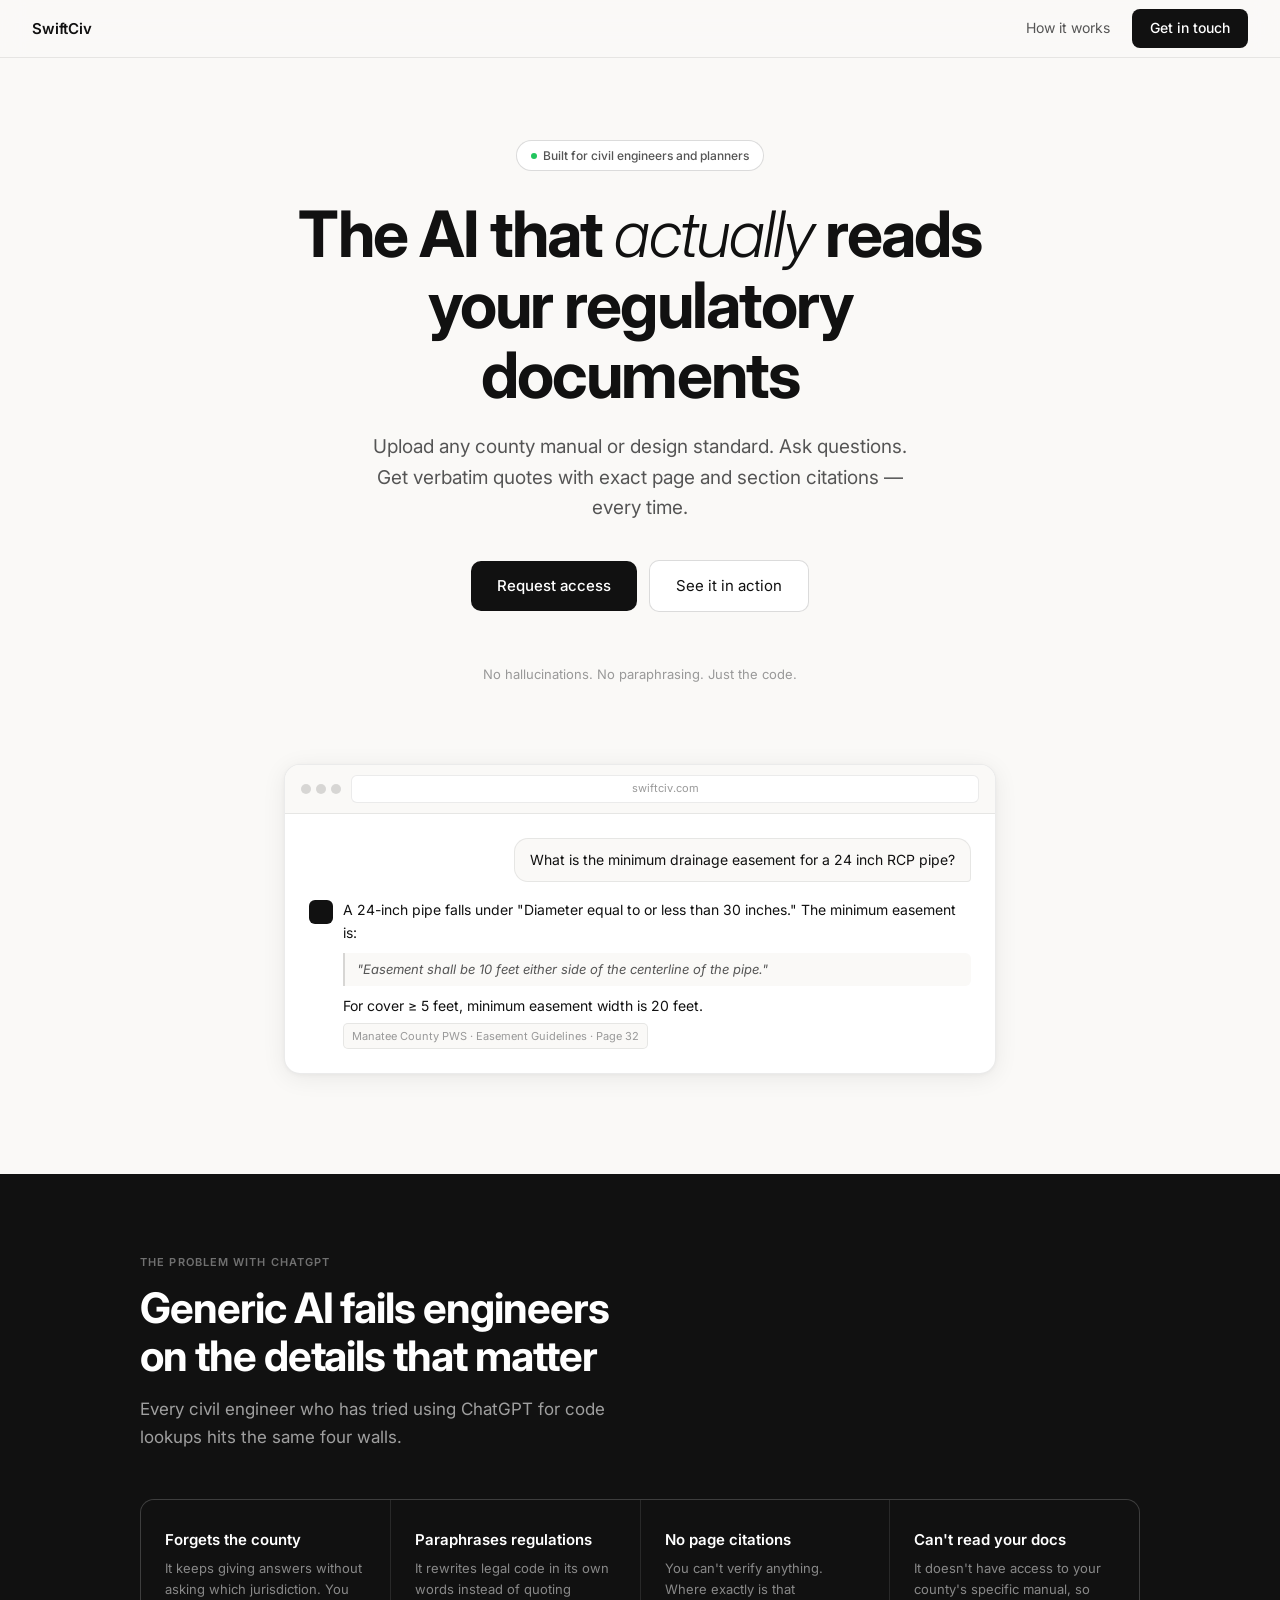
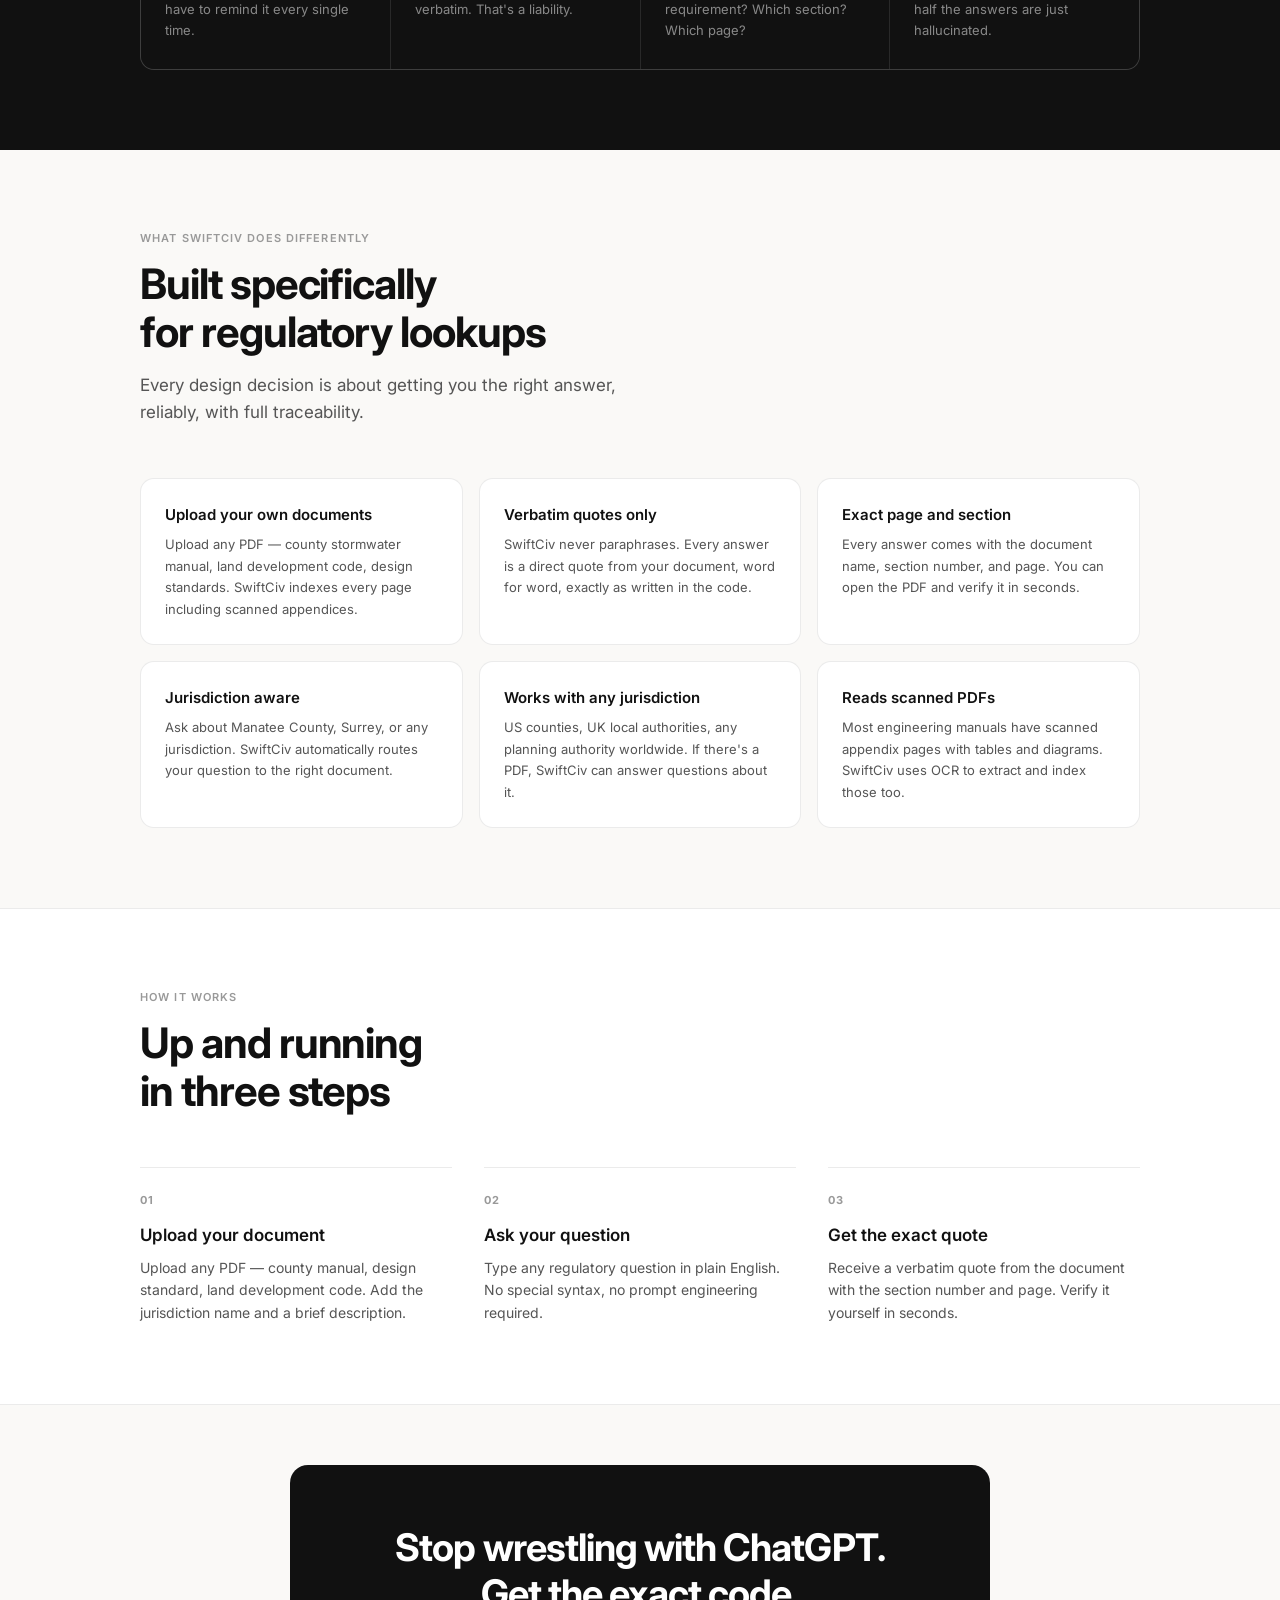
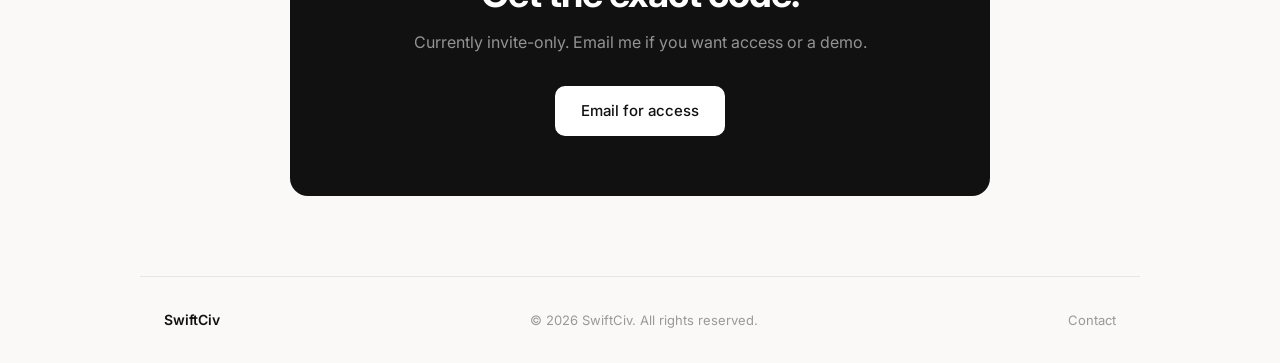
<file: templates/landing.html>
<!doctype html>
<html lang="en">
  <head>
    <meta charset="UTF-8" />
    <meta name="viewport" content="width=device-width, initial-scale=1.0" />
    <title>SwiftCiv — The AI Code Assistant for Civil Engineers</title>
    <meta
      name="description"
      content="Stop wrestling with ChatGPT. Get verbatim regulatory quotes with exact page and section citations — every time."
    />
    <link rel="preconnect" href="https://fonts.googleapis.com" />
    <link
      href="https://fonts.googleapis.com/css2?family=Inter:ital,wght@0,300;0,400;0,500;0,600;0,700;1,400&display=swap"
      rel="stylesheet"
    />
    <style>
      *,
      *::before,
      *::after {
        box-sizing: border-box;
        margin: 0;
        padding: 0;
      }
      :root {
        --bg: #faf9f7;
        --white: #ffffff;
        --text: #111111;
        --text-2: #555555;
        --text-3: #999999;
        --border: rgba(0, 0, 0, 0.08);
        --border-mid: rgba(0, 0, 0, 0.14);
      }
      html {
        scroll-behavior: smooth;
      }
      body {
        font-family: "Inter", system-ui, sans-serif;
        background: var(--bg);
        color: var(--text);
        font-size: 16px;
        line-height: 1.6;
        -webkit-font-smoothing: antialiased;
      }
      nav {
        position: fixed;
        top: 0;
        left: 0;
        right: 0;
        z-index: 100;
        background: rgba(250, 249, 247, 0.88);
        backdrop-filter: blur(12px);
        border-bottom: 1px solid var(--border);
        height: 58px;
        display: flex;
        align-items: center;
        justify-content: space-between;
        padding: 0 32px;
      }
      .nav-logo {
        display: flex;
        align-items: center;
        gap: 9px;
        text-decoration: none;
      }
      .nav-logo-name {
        font-size: 15px;
        font-weight: 600;
        color: var(--text);
        letter-spacing: -0.01em;
      }
      .nav-right {
        display: flex;
        align-items: center;
        gap: 10px;
      }
      .nav-link {
        font-size: 14px;
        color: var(--text-2);
        text-decoration: none;
        padding: 6px 12px;
        border-radius: 7px;
        transition:
          color 0.12s,
          background 0.12s;
      }
      .nav-link:hover {
        color: var(--text);
        background: rgba(0, 0, 0, 0.05);
      }
      .nav-cta {
        font-size: 14px;
        font-weight: 500;
        color: var(--white);
        background: var(--text);
        text-decoration: none;
        padding: 8px 18px;
        border-radius: 8px;
        transition: opacity 0.12s;
      }
      .nav-cta:hover {
        opacity: 0.82;
      }
      .hero {
        padding: 140px 24px 80px;
        text-align: center;
        max-width: 800px;
        margin: 0 auto;
      }
      .hero-badge {
        display: inline-flex;
        align-items: center;
        gap: 6px;
        background: var(--white);
        border: 1px solid var(--border-mid);
        border-radius: 100px;
        padding: 5px 14px;
        font-size: 12px;
        font-weight: 500;
        color: var(--text-2);
        margin-bottom: 28px;
      }
      .hero-badge-dot {
        width: 6px;
        height: 6px;
        background: #22c55e;
        border-radius: 50%;
      }
      .hero-h1 {
        font-size: clamp(38px, 6vw, 64px);
        font-weight: 700;
        line-height: 1.1;
        letter-spacing: -0.03em;
        color: var(--text);
        margin-bottom: 22px;
      }
      .hero-h1 em {
        font-style: italic;
        font-weight: 300;
      }
      .hero-sub {
        font-size: clamp(16px, 2vw, 19px);
        color: var(--text-2);
        max-width: 540px;
        margin: 0 auto 36px;
        line-height: 1.6;
        font-weight: 400;
      }
      .hero-actions {
        display: flex;
        align-items: center;
        justify-content: center;
        gap: 12px;
        flex-wrap: wrap;
        margin-bottom: 52px;
      }
      .btn-primary {
        display: inline-flex;
        align-items: center;
        gap: 7px;
        background: var(--text);
        color: var(--white);
        text-decoration: none;
        font-size: 15px;
        font-weight: 500;
        padding: 13px 26px;
        border-radius: 10px;
        transition: opacity 0.12s;
        border: none;
        cursor: pointer;
      }
      .btn-primary:hover {
        opacity: 0.82;
      }
      .btn-secondary {
        display: inline-flex;
        align-items: center;
        gap: 7px;
        background: var(--white);
        color: var(--text);
        text-decoration: none;
        font-size: 15px;
        font-weight: 400;
        padding: 13px 26px;
        border-radius: 10px;
        border: 1px solid var(--border-mid);
        transition: all 0.12s;
      }
      .btn-secondary:hover {
        border-color: rgba(0, 0, 0, 0.25);
      }
      .hero-proof {
        display: flex;
        align-items: center;
        justify-content: center;
        gap: 6px;
        font-size: 13px;
        color: var(--text-3);
      }
      .demo-wrap {
        max-width: 760px;
        margin: 0 auto 100px;
        padding: 0 24px;
      }
      .demo-card {
        background: var(--white);
        border: 1px solid var(--border);
        border-radius: 16px;
        overflow: hidden;
        box-shadow:
          0 4px 24px rgba(0, 0, 0, 0.07),
          0 1px 4px rgba(0, 0, 0, 0.04);
      }
      .demo-topbar {
        background: var(--bg);
        border-bottom: 1px solid var(--border);
        padding: 10px 16px;
        display: flex;
        align-items: center;
        gap: 10px;
      }
      .demo-dots {
        display: flex;
        gap: 5px;
      }
      .demo-dot {
        width: 10px;
        height: 10px;
        border-radius: 50%;
        background: var(--border-mid);
      }
      .demo-url {
        flex: 1;
        background: var(--white);
        border: 1px solid var(--border);
        border-radius: 6px;
        padding: 4px 10px;
        font-size: 11px;
        color: var(--text-3);
        text-align: center;
      }
      .demo-body {
        padding: 24px;
      }
      .demo-exchange {
        display: flex;
        flex-direction: column;
        gap: 16px;
      }
      .demo-q {
        display: flex;
        justify-content: flex-end;
      }
      .demo-q-bubble {
        background: var(--bg);
        border: 1px solid var(--border);
        border-radius: 14px 14px 4px 14px;
        padding: 10px 15px;
        font-size: 14px;
        color: var(--text);
        max-width: 78%;
      }
      .demo-a {
        display: flex;
        gap: 10px;
        align-items: flex-start;
      }
      .demo-avatar {
        width: 24px;
        height: 24px;
        background: var(--text);
        border-radius: 6px;
        display: flex;
        align-items: center;
        justify-content: center;
        flex-shrink: 0;
        margin-top: 2px;
      }
      .demo-answer {
        font-size: 14px;
        color: var(--text);
        line-height: 1.65;
      }
      .demo-quote {
        border-left: 2px solid var(--border-mid);
        padding: 6px 12px;
        margin: 8px 0;
        font-style: italic;
        color: var(--text-2);
        font-size: 13px;
        background: var(--bg);
        border-radius: 0 6px 6px 0;
      }
      .demo-cite {
        display: inline-flex;
        align-items: center;
        gap: 5px;
        background: var(--bg);
        border: 1px solid var(--border);
        border-radius: 5px;
        padding: 3px 8px;
        font-size: 11px;
        color: var(--text-3);
        margin-top: 6px;
      }
      section {
        padding: 80px 24px;
      }
      .section-inner {
        max-width: 1000px;
        margin: 0 auto;
      }
      .section-label {
        font-size: 11px;
        font-weight: 600;
        letter-spacing: 0.1em;
        text-transform: uppercase;
        color: var(--text-3);
        margin-bottom: 12px;
      }
      .section-h2 {
        font-size: clamp(28px, 4vw, 42px);
        font-weight: 700;
        letter-spacing: -0.025em;
        line-height: 1.15;
        color: var(--text);
        margin-bottom: 16px;
      }
      .section-sub {
        font-size: 17px;
        color: var(--text-2);
        max-width: 520px;
        line-height: 1.6;
      }
      .problem-bg {
        background: var(--text);
        color: var(--white);
      }
      .problem-bg .section-label {
        color: rgba(255, 255, 255, 0.4);
      }
      .problem-bg .section-h2 {
        color: var(--white);
      }
      .problem-bg .section-sub {
        color: rgba(255, 255, 255, 0.6);
      }
      .problem-grid {
        display: grid;
        grid-template-columns: repeat(auto-fit, minmax(240px, 1fr));
        gap: 1px;
        background: rgba(255, 255, 255, 0.1);
        border: 1px solid rgba(255, 255, 255, 0.1);
        border-radius: 14px;
        overflow: hidden;
        margin-top: 48px;
      }
      .problem-item {
        background: var(--text);
        padding: 28px 24px;
      }
      .problem-icon {
        width: 36px;
        height: 36px;
        background: rgba(255, 255, 255, 0.08);
        border-radius: 8px;
        display: flex;
        align-items: center;
        justify-content: center;
        margin-bottom: 14px;
        color: rgba(255, 255, 255, 0.7);
      }
      .problem-title {
        font-size: 15px;
        font-weight: 600;
        color: var(--white);
        margin-bottom: 6px;
      }
      .problem-desc {
        font-size: 13px;
        color: rgba(255, 255, 255, 0.5);
        line-height: 1.6;
      }
      .features-grid {
        display: grid;
        grid-template-columns: repeat(auto-fit, minmax(280px, 1fr));
        gap: 16px;
        margin-top: 52px;
      }
      .feature-card {
        background: var(--white);
        border: 1px solid var(--border);
        border-radius: 14px;
        padding: 24px;
        transition: border-color 0.15s;
      }
      .feature-card:hover {
        border-color: var(--border-mid);
      }
      .feature-icon {
        width: 40px;
        height: 40px;
        background: var(--bg);
        border-radius: 10px;
        display: flex;
        align-items: center;
        justify-content: center;
        margin-bottom: 16px;
        color: var(--text-2);
      }
      .feature-title {
        font-size: 15px;
        font-weight: 600;
        color: var(--text);
        margin-bottom: 7px;
      }
      .feature-desc {
        font-size: 13px;
        color: var(--text-2);
        line-height: 1.65;
      }
      .steps {
        display: grid;
        grid-template-columns: repeat(auto-fit, minmax(200px, 1fr));
        gap: 32px;
        margin-top: 52px;
      }
      .step {
        position: relative;
      }
      .step-num {
        font-size: 11px;
        font-weight: 700;
        letter-spacing: 0.08em;
        color: var(--text-3);
        margin-bottom: 12px;
      }
      .step-title {
        font-size: 17px;
        font-weight: 600;
        color: var(--text);
        margin-bottom: 8px;
      }
      .step-desc {
        font-size: 14px;
        color: var(--text-2);
        line-height: 1.6;
      }
      .step-divider {
        height: 1px;
        background: var(--border);
        width: 100%;
        margin-bottom: 24px;
      }
      .cta-banner {
        background: var(--text);
        border-radius: 18px;
        padding: 60px 40px;
        text-align: center;
        max-width: 700px;
        margin: 0 auto;
      }
      .cta-banner h2 {
        font-size: clamp(26px, 4vw, 38px);
        font-weight: 700;
        letter-spacing: -0.025em;
        color: var(--white);
        margin-bottom: 14px;
        line-height: 1.2;
      }
      .cta-banner p {
        font-size: 16px;
        color: rgba(255, 255, 255, 0.55);
        margin-bottom: 30px;
      }
      .cta-banner .btn-white {
        display: inline-flex;
        align-items: center;
        gap: 7px;
        background: var(--white);
        color: var(--text);
        text-decoration: none;
        font-size: 15px;
        font-weight: 500;
        padding: 13px 26px;
        border-radius: 10px;
        transition: opacity 0.12s;
      }
      .cta-banner .btn-white:hover {
        opacity: 0.9;
      }
      footer {
        border-top: 1px solid var(--border);
        padding: 32px 24px;
        display: flex;
        align-items: center;
        justify-content: space-between;
        flex-wrap: wrap;
        gap: 12px;
        max-width: 1000px;
        margin: 0 auto;
      }
      .footer-logo {
        display: flex;
        align-items: center;
        gap: 8px;
        text-decoration: none;
      }
      .footer-name {
        font-size: 14px;
        font-weight: 600;
        color: var(--text);
      }
      .footer-copy {
        font-size: 13px;
        color: var(--text-3);
      }
      .footer-links {
        display: flex;
        gap: 20px;
      }
      .footer-links a {
        font-size: 13px;
        color: var(--text-3);
        text-decoration: none;
        transition: color 0.12s;
      }
      .footer-links a:hover {
        color: var(--text-2);
      }
      @media (max-width: 640px) {
        nav {
          padding: 0 18px;
        }
        .nav-right {
          display: none;
        }
        .hero {
          padding: 110px 18px 60px;
        }
        .demo-wrap {
          padding: 0 16px;
        }
        section {
          padding: 60px 18px;
        }
        .cta-banner {
          padding: 40px 24px;
        }
        footer {
          flex-direction: column;
          align-items: flex-start;
        }
      }
    </style>
  </head>
  <body>
    <nav>
      <a class="nav-logo" href="/">
        <span class="nav-logo-name">SwiftCiv</span>
      </a>
      <div class="nav-right">
        <a href="#how-it-works" class="nav-link">How it works</a>
        <a
          href="mailto:emmanuel@swiftciv.com?subject=SwiftCiv%20interest"
          class="nav-cta"
          >Get in touch</a
        >
      </div>
    </nav>

    <div class="hero">
      <div class="hero-badge">
        <span class="hero-badge-dot"></span>
        Built for civil engineers and planners
      </div>
      <h1 class="hero-h1">
        The AI that <em>actually</em> reads<br />your regulatory documents
      </h1>
      <p class="hero-sub">
        Upload any county manual or design standard. Ask questions. Get verbatim
        quotes with exact page and section citations — every time.
      </p>
      <div class="hero-actions">
        <a
          href="mailto:emmanuel@swiftciv.com?subject=SwiftCiv%20interest"
          class="btn-primary"
        >
          Request access
        </a>
        <a href="#demo" class="btn-secondary">See it in action</a>
      </div>
      <div class="hero-proof">
        No hallucinations. No paraphrasing. Just the code.
      </div>
    </div>

    <div class="demo-wrap" id="demo">
      <div class="demo-card">
        <div class="demo-topbar">
          <div class="demo-dots">
            <div class="demo-dot"></div>
            <div class="demo-dot"></div>
            <div class="demo-dot"></div>
          </div>
          <div class="demo-url">swiftciv.com</div>
        </div>
        <div class="demo-body">
          <div class="demo-exchange">
            <div class="demo-q">
              <div class="demo-q-bubble">
                What is the minimum drainage easement for a 24 inch RCP pipe?
              </div>
            </div>
            <div class="demo-a">
              <div class="demo-avatar"></div>
              <div class="demo-answer">
                A 24-inch pipe falls under "Diameter equal to or less than 30
                inches." The minimum easement is:
                <div class="demo-quote">
                  "Easement shall be 10 feet either side of the centerline of
                  the pipe."
                </div>
                For cover ≥ 5 feet, minimum easement width is 20 feet.
                <br />
                <span class="demo-cite">
                  Manatee County PWS · Easement Guidelines · Page 32
                </span>
              </div>
            </div>
          </div>
        </div>
      </div>
    </div>

    <section class="problem-bg">
      <div class="section-inner">
        <div class="section-label">The problem with ChatGPT</div>
        <h2 class="section-h2">
          Generic AI fails engineers<br />on the details that matter
        </h2>
        <p class="section-sub">
          Every civil engineer who has tried using ChatGPT for code lookups hits
          the same four walls.
        </p>
        <div class="problem-grid">
          <div class="problem-item">
            <div class="problem-title">Forgets the county</div>
            <div class="problem-desc">
              It keeps giving answers without asking which jurisdiction. You
              have to remind it every single time.
            </div>
          </div>
          <div class="problem-item">
            <div class="problem-title">Paraphrases regulations</div>
            <div class="problem-desc">
              It rewrites legal code in its own words instead of quoting
              verbatim. That's a liability.
            </div>
          </div>
          <div class="problem-item">
            <div class="problem-title">No page citations</div>
            <div class="problem-desc">
              You can't verify anything. Where exactly is that requirement?
              Which section? Which page?
            </div>
          </div>
          <div class="problem-item">
            <div class="problem-title">Can't read your docs</div>
            <div class="problem-desc">
              It doesn't have access to your county's specific manual, so half
              the answers are just hallucinated.
            </div>
          </div>
        </div>
      </div>
    </section>

    <section>
      <div class="section-inner">
        <div class="section-label">What SwiftCiv does differently</div>
        <h2 class="section-h2">
          Built specifically<br />for regulatory lookups
        </h2>
        <p class="section-sub">
          Every design decision is about getting you the right answer, reliably,
          with full traceability.
        </p>
        <div class="features-grid">
          <div class="feature-card">
            <div class="feature-title">Upload your own documents</div>
            <div class="feature-desc">
              Upload any PDF — county stormwater manual, land development code,
              design standards. SwiftCiv indexes every page including scanned
              appendices.
            </div>
          </div>
          <div class="feature-card">
            <div class="feature-title">Verbatim quotes only</div>
            <div class="feature-desc">
              SwiftCiv never paraphrases. Every answer is a direct quote from
              your document, word for word, exactly as written in the code.
            </div>
          </div>
          <div class="feature-card">
            <div class="feature-title">Exact page and section</div>
            <div class="feature-desc">
              Every answer comes with the document name, section number, and
              page. You can open the PDF and verify it in seconds.
            </div>
          </div>
          <div class="feature-card">
            <div class="feature-title">Jurisdiction aware</div>
            <div class="feature-desc">
              Ask about Manatee County, Surrey, or any jurisdiction. SwiftCiv
              automatically routes your question to the right document.
            </div>
          </div>
          <div class="feature-card">
            <div class="feature-title">Works with any jurisdiction</div>
            <div class="feature-desc">
              US counties, UK local authorities, any planning authority
              worldwide. If there's a PDF, SwiftCiv can answer questions about
              it.
            </div>
          </div>
          <div class="feature-card">
            <div class="feature-title">Reads scanned PDFs</div>
            <div class="feature-desc">
              Most engineering manuals have scanned appendix pages with tables
              and diagrams. SwiftCiv uses OCR to extract and index those too.
            </div>
          </div>
        </div>
      </div>
    </section>

    <section
      id="how-it-works"
      style="
        background: var(--white);
        border-top: 1px solid var(--border);
        border-bottom: 1px solid var(--border);
      "
    >
      <div class="section-inner">
        <div class="section-label">How it works</div>
        <h2 class="section-h2">Up and running<br />in three steps</h2>
        <div class="steps">
          <div class="step">
            <div class="step-divider"></div>
            <div class="step-num">01</div>
            <div class="step-title">Upload your document</div>
            <div class="step-desc">
              Upload any PDF — county manual, design standard, land development
              code. Add the jurisdiction name and a brief description.
            </div>
          </div>
          <div class="step">
            <div class="step-divider"></div>
            <div class="step-num">02</div>
            <div class="step-title">Ask your question</div>
            <div class="step-desc">
              Type any regulatory question in plain English. No special syntax,
              no prompt engineering required.
            </div>
          </div>
          <div class="step">
            <div class="step-divider"></div>
            <div class="step-num">03</div>
            <div class="step-title">Get the exact quote</div>
            <div class="step-desc">
              Receive a verbatim quote from the document with the section number
              and page. Verify it yourself in seconds.
            </div>
          </div>
        </div>
      </div>
    </section>

    <section style="padding: 60px 24px 80px">
      <div class="cta-banner">
        <h2>Stop wrestling with ChatGPT.<br />Get the exact code.</h2>
        <p>Currently invite-only. Email me if you want access or a demo.</p>
        <a
          href="mailto:emmanuel@swiftciv.com?subject=SwiftCiv%20interest"
          class="btn-white"
        >
          Email for access
        </a>
      </div>
    </section>

    <footer>
      <a class="footer-logo" href="/">
        <span class="footer-name">SwiftCiv</span>
      </a>
      <span class="footer-copy">© 2026 SwiftCiv. All rights reserved.</span>
      <div class="footer-links">
        <a href="mailto:emmanuel@swiftciv.com">Contact</a>
      </div>
    </footer>
  </body>
</html>
</file>
